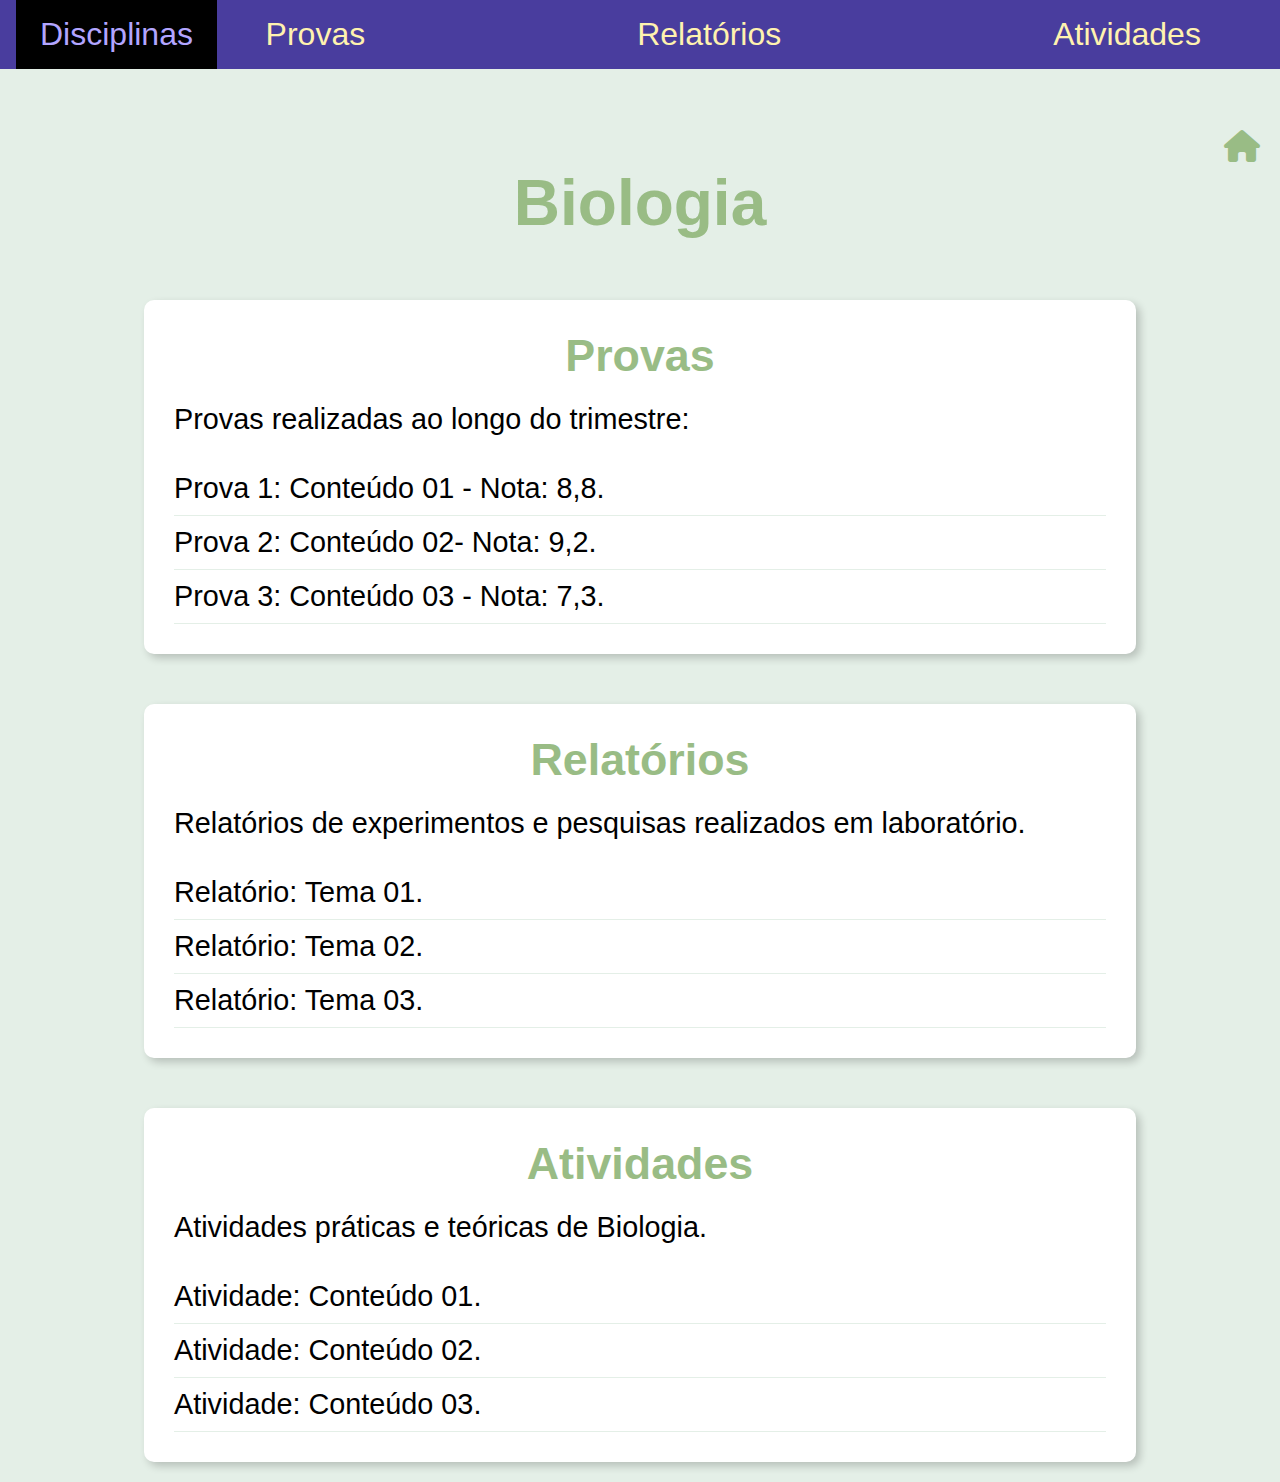
<file: biologia.html>
<!DOCTYPE html>
<html lang="pt-br">

<head>
    <meta charset="UTF-8">
    <meta http-equiv="X-UA-Compatible" content="IE=edge">
    <meta name="viewport" content="width=device-width, initial-scale=1.0">
    <title>Portfólio de Biologia</title>
    <link rel="stylesheet" href="biologia.css">
    <link rel="stylesheet" href="https://cdnjs.cloudflare.com/ajax/libs/font-awesome/6.7.2/css/all.min.css"
        integrity="sha512-Evv84Mr4kqVGRNSgIGL/F/aIDqQb7xQ2vcrdIwxfjThSH8CSR7PBEakCr51Ck+w+/U6swU2Im1vVX0SVk9ABhg=="
        crossorigin="anonymous" referrerpolicy="no-referrer" />
    <link href="https://fonts.googleapis.com/icon?family=Material+Icons" rel="stylesheet">

</head>

<body>
    <header>

        <div class="menu-disciplina">
            <input type="checkbox" id="menu-toggle">
            <label for="menu-toggle" class="botao-disciplinas">Disciplinas</label>
            <div class="lista-vertical">
                <a href="#">Matemática</a>
                <a href="#">Física</a>
                <a href="#">Química</a>
            </div>
        </div>


        <div class="links-principais">
            <ul class="lista-horizontal">
                <li><a href="#provas">Provas</a></li>
                <li><a href="#relatorios">Relatórios</a></li>
                <li><a href="#atividades">Atividades</a></li>
            </ul>
        </div>
    </header>
    <main>
        <div class="home">
            <a href="./index.html"><i class="fa-solid fa-house"></i></a>
        </div>
        <h1>Biologia</h1>
        <section class="biologia-container">
            <div id="provas" class="conteudo">
                <h2>Provas</h2>
                <p>Provas realizadas ao longo do trimestre:</p>
                <ul>
                    <li>Prova 1: Conteúdo 01 - Nota: 8,8.<span class="block"> <br>Lorem ipsum dolor sit amet, consectetur adipiscing
                            elit, sed do eiusmod tempor incididunt ut labore et dolore magna aliqua. Ut enim ad minim
                            veniam, quis nostrud exercitation ullamco laboris nisi ut aliquip ex ea commodo consequat.
                            Duis aute irure dolor in reprehenderit in voluptate velit esse cillum dolore eu fugiat nulla
                            pariatur. Excepteur sint occaecat cupidatat non proident, sunt in culpa qui officia deserunt
                            mollit anim id est laborum.</span>
                    </li>
                    <li>Prova 2: Conteúdo 02- Nota: 9,2.</li>
                    <li>Prova 3: Conteúdo 03 - Nota: 7,3.</li>
                </ul>
            </div>
            <div id="relatorios" class="conteudo">
                <h2>Relatórios</h2>
                <p>Relatórios de experimentos e pesquisas realizados em laboratório.</p>
                <ul>
                    <li>Relatório: Tema 01. <span class="opacidade"> <br>Lorem ipsum dolor sit amet, consectetur adipiscing
                        elit, sed do eiusmod tempor incididunt ut labore et dolore magna aliqua. Ut enim ad minim
                        veniam, quis nostrud exercitation ullamco laboris nisi ut aliquip ex ea commodo consequat.
                        Duis aute irure dolor in reprehenderit in voluptate velit esse cillum dolore eu fugiat nulla
                        pariatur. Excepteur sint occaecat cupidatat non proident, sunt in culpa qui officia deserunt
                        mollit anim id est laborum.</span></li>
                    <li>Relatório: Tema 02.</li>
                    <li>Relatório: Tema 03.</li>
                </ul>
            </div>
            <div id="atividades" class="conteudo">
                <h2>Atividades</h2>
                <p>Atividades práticas e teóricas de Biologia.</p>
                <ul>
                    <li>Atividade: Conteúdo 01.</li>
                    <li>Atividade: Conteúdo 02.</li>
                    <li>Atividade: Conteúdo 03.</li>
                </ul>
            </div>
        </section>
    </main>
    <footer></footer>
</body>

</html>
</file>
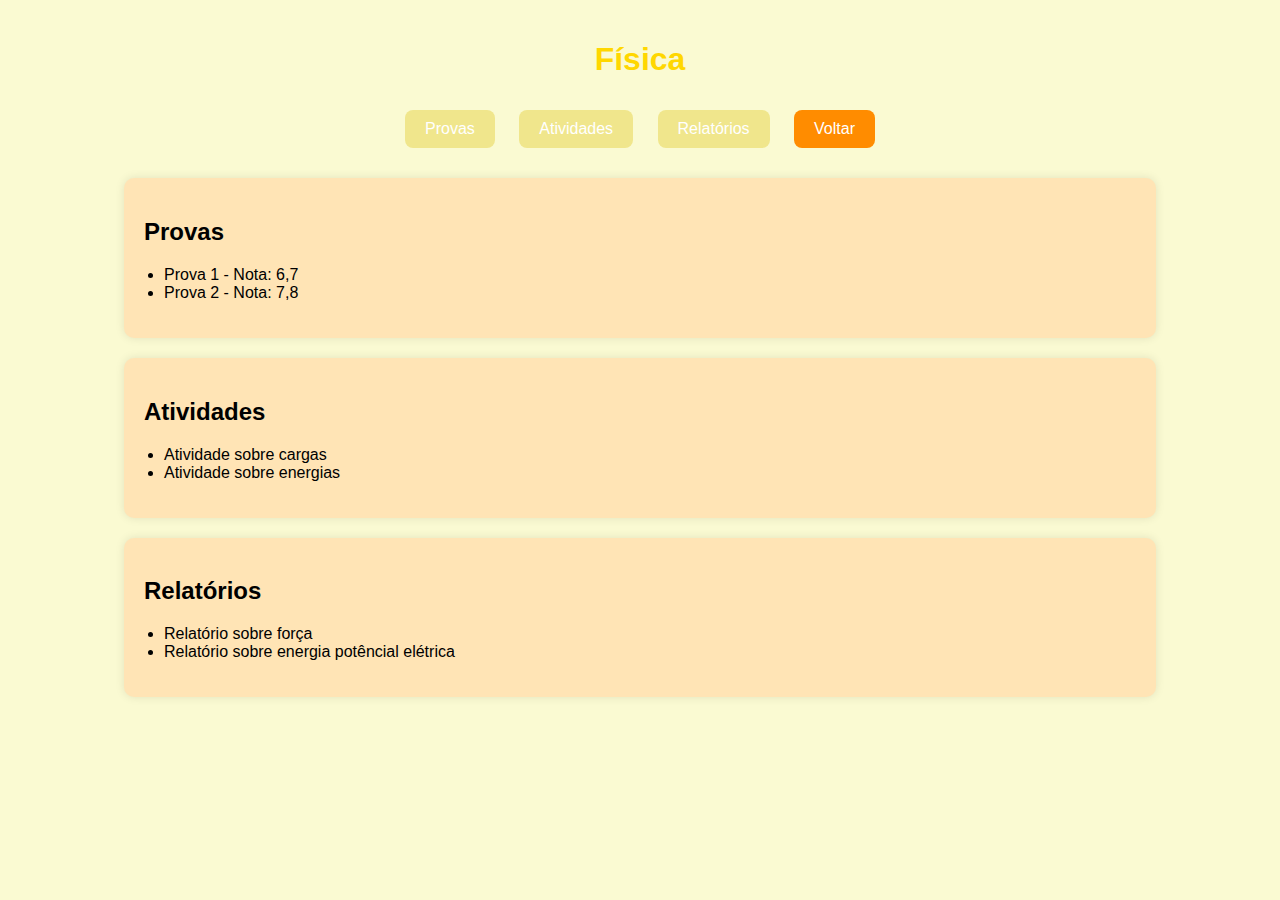
<file: fisica.html>
<!DOCTYPE html>
<html lang="pt-br">
<head>
    <meta charset="UTF-8">
    <title>Portfólio de Física</title>
    <link rel="stylesheet" href="fisica.css">
</head>
<body>
    <h1>Física</h1>

    <div class="menu">
        <a href="#provas" class="btn">Provas</a>
        <a href="#atividades" class="btn">Atividades</a>
        <a href="#relatorios" class="btn">Relatórios</a>
        <a href="index.html" class="btn back">Voltar</a>
    </div>

    <section id="provas">
        <h2>Provas</h2>
        <ul>
            <li>Prova 1 - Nota: 6,7</li>
            <li>Prova 2 - Nota: 7,8</li>
        </ul>
    </section>

    <section id="atividades">
        <h2>Atividades</h2>
        <ul>
            <li>Atividade sobre cargas</li>
            <li>Atividade sobre energias</li>
        </ul>
</section>

    <section id="relatorios">
        <h2>Relatórios</h2>
        <ul>
            <li>Relatório sobre força</li>
            <li>Relatório sobre energia potêncial elétrica</li>
        </ul>
    </section>
</body>
</html>
</file>
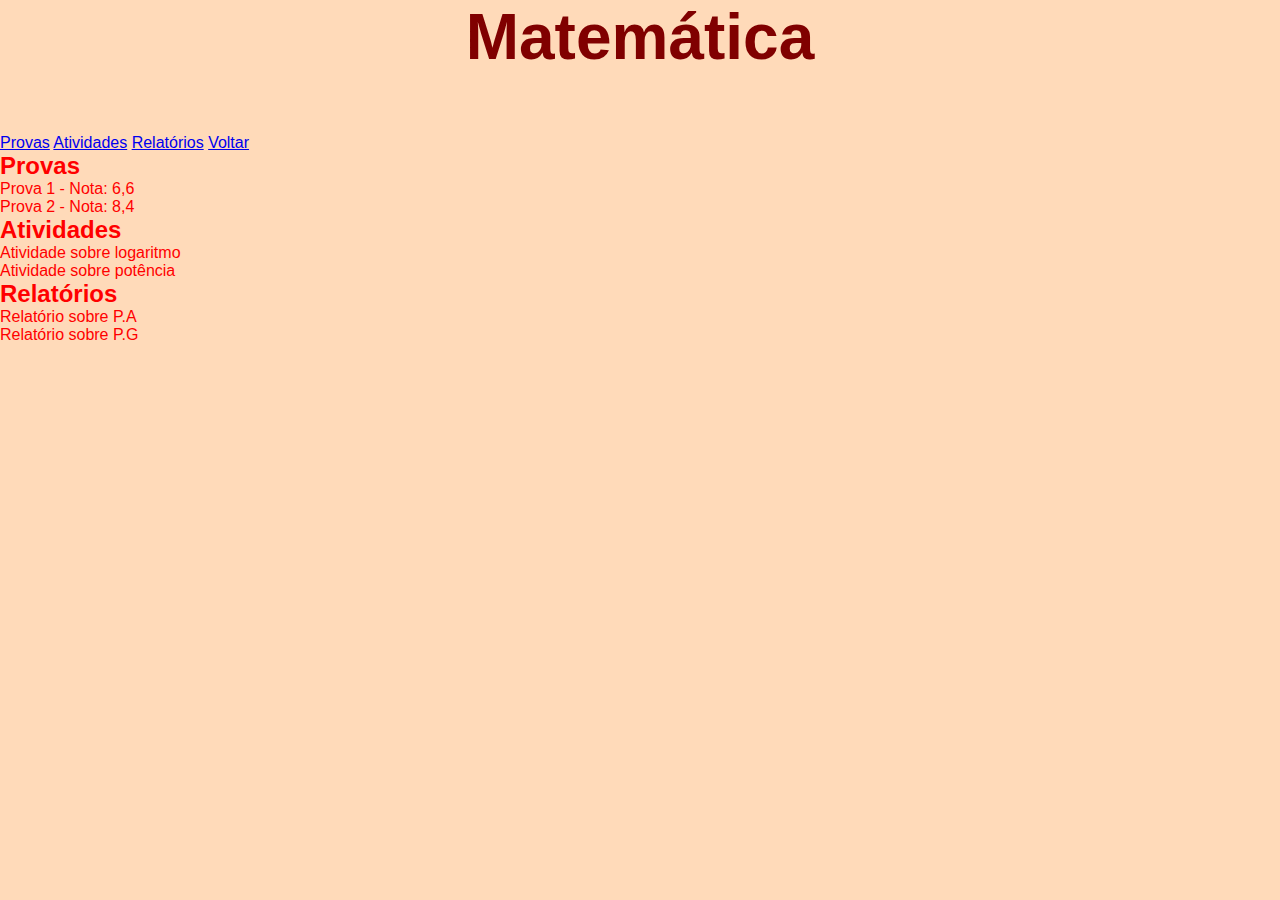
<file: matematica.html>
<!DOCTYPE html>
<html lang="pt-br">
<head>
    <meta charset="UTF-8">
    <title>Portfólio de Matemática</title>
    <link rel="stylesheet" href="matematica.css">
</head>
<body>
    <h1>Matemática</h1>

    <div class="menu">
        <a href="#provas" class="btn">Provas</a>
        <a href="#atividades" class="btn">Atividades</a>
        <a href="#relatorios" class="btn">Relatórios</a>
        <a href="index.html" class="btn back">Voltar</a>
    </div>

    <section id="provas">
        <h2>Provas</h2>
        <ul>
            <li>Prova 1 - Nota: 6,6</li>
            <li>Prova 2 - Nota: 8,4</li>
        </ul>
    </section>

    <section id="atividades">
        <h2>Atividades</h2>
        <ul>
            <li>Atividade sobre logaritmo</li>
            <li>Atividade sobre potência</li>
        </ul>
</section>

    <section id="relatorios">
        <h2>Relatórios</h2>
        <ul>
            <li>Relatório sobre P.A</li>
            <li>Relatório sobre P.G</li>
        </ul>
    </section>
</body>
</html>
</file>
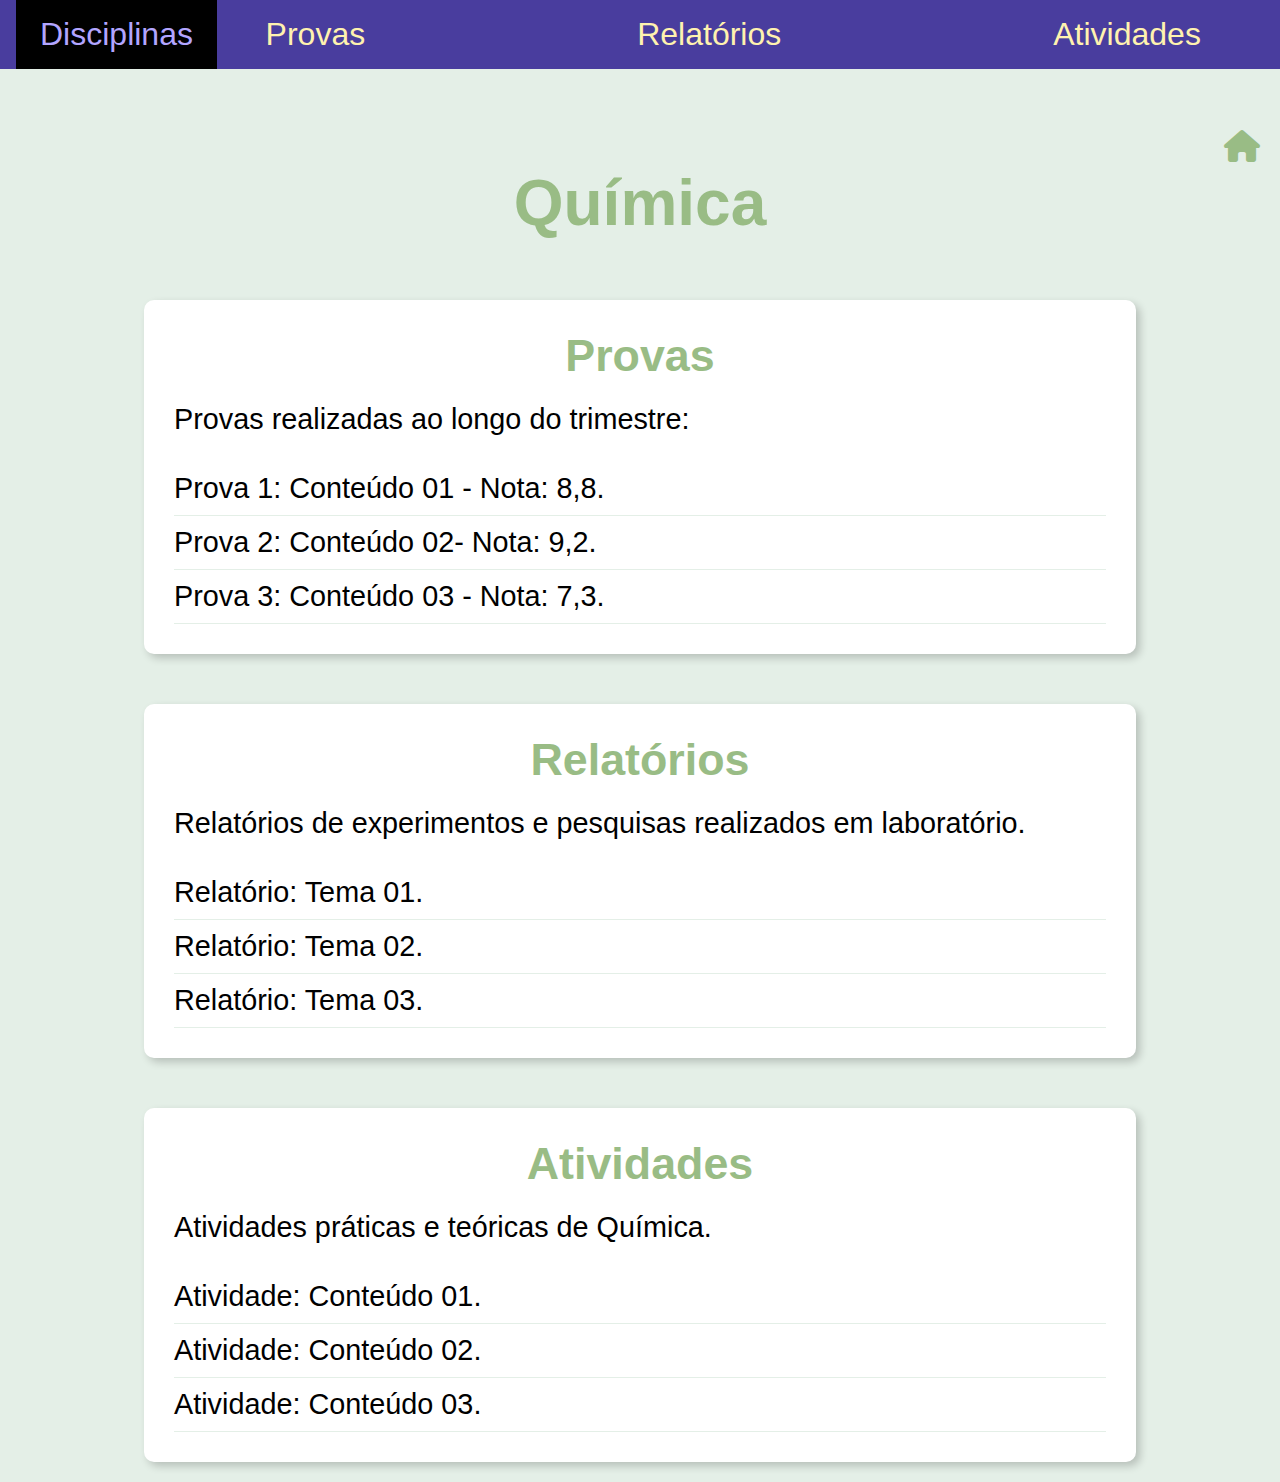
<file: quimica.html>
<!DOCTYPE html>
<html lang="pt-br">

<head>
    <meta charset="UTF-8">
    <meta http-equiv="X-UA-Compatible" content="IE=edge">
    <meta name="viewport" content="width=device-width, initial-scale=1.0">
    <title>Portfólio de Química</title>
    <link rel="stylesheet" href="quimica.css">
    <link rel="stylesheet" href="https://cdnjs.cloudflare.com/ajax/libs/font-awesome/6.7.2/css/all.min.css"
        integrity="sha512-Evv84Mr4kqVGRNSgIGL/F/aIDqQb7xQ2vcrdIwxfjThSH8CSR7PBEakCr51Ck+w+/U6swU2Im1vVX0SVk9ABhg=="
        crossorigin="anonymous" referrerpolicy="no-referrer" />
    <link href="https://fonts.googleapis.com/icon?family=Material+Icons" rel="stylesheet">

</head>

<body>
    <header>

        <div class="menu-disciplina">
            <input type="checkbox" id="menu-toggle">
            <label for="menu-toggle" class="botao-disciplinas">Disciplinas</label>
            <div class="lista-vertical">
                <a href="#">Matemática</a>
                <a href="#">Física</a>
                <a href="biologia.html">Biologia</a>
            </div>
        </div>


        <div class="links-principais">
            <ul class="lista-horizontal">
                <li><a href="#provas">Provas</a></li>
                <li><a href="#relatorios">Relatórios</a></li>
                <li><a href="#atividades">Atividades</a></li>
            </ul>
        </div>
    </header>
    <main>
        <div class="home">
            <a href="./index.html"><i class="fa-solid fa-house"></i></a>
        </div>
        <h1>Química</h1>
        <section class="quimica-container">
            <div id="provas" class="conteudo">
                <h2>Provas</h2>
                <p>Provas realizadas ao longo do trimestre:</p>
                <ul>
                    <li>Prova 1: Conteúdo 01 - Nota: 8,8.<span class="block"> <br>Lorem ipsum dolor sit amet, consectetur adipiscing
                            elit, sed do eiusmod tempor incididunt ut labore et dolore magna aliqua. Ut enim ad minim
                            veniam, quis nostrud exercitation ullamco laboris nisi ut aliquip ex ea commodo consequat.
                            Duis aute irure dolor in reprehenderit in voluptate velit esse cillum dolore eu fugiat nulla
                            pariatur. Excepteur sint occaecat cupidatat non proident, sunt in culpa qui officia deserunt
                            mollit anim id est laborum.</span>
                    </li>
                    <li>Prova 2: Conteúdo 02- Nota: 9,2.</li>
                    <li>Prova 3: Conteúdo 03 - Nota: 7,3.</li>
                </ul>
            </div>
            <div id="relatorios" class="conteudo">
                <h2>Relatórios</h2>
                <p>Relatórios de experimentos e pesquisas realizados em laboratório.</p>
                <ul>
                    <li>Relatório: Tema 01. <span class="opacidade"> <br>Lorem ipsum dolor sit amet, consectetur adipiscing
                        elit, sed do eiusmod tempor incididunt ut labore et dolore magna aliqua. Ut enim ad minim
                        veniam, quis nostrud exercitation ullamco laboris nisi ut aliquip ex ea commodo consequat.
                        Duis aute irure dolor in reprehenderit in voluptate velit esse cillum dolore eu fugiat nulla
                        pariatur. Excepteur sint occaecat cupidatat non proident, sunt in culpa qui officia deserunt
                        mollit anim id est laborum.</span></li>
                    <li>Relatório: Tema 02.</li>
                    <li>Relatório: Tema 03.</li>
                </ul>
            </div>
            <div id="atividades" class="conteudo">
                <h2>Atividades</h2>
                <p>Atividades práticas e teóricas de Química.</p>
                <ul>
                    <li>Atividade: Conteúdo 01.</li>
                    <li>Atividade: Conteúdo 02.</li>
                    <li>Atividade: Conteúdo 03.</li>
                </ul>
            </div>
        </section>
    </main>
    <footer></footer>
</body>

</html>
</file>
<file: biologia.css>
* {
    margin: 0;
    padding: 0;
    box-sizing: border-box;
}

:root {
    --preto: #000000;
    --marinho: #493D9E;
    --amarelo-claro: #FFF2AF;
    --roxo-claro: #B2A5FF;
    --verde: #99BC85;
    --azul-claro: #E4EFE7;
    --branco: #FFFFFF;
    --marron-claro: #FAF1E6;
}

body {
    height: 100vh;
    box-sizing: border-box;
    background-color: var(--azul-claro);
    color: var(--amarelo-claro);
    font-size: 16px;
    font-family: Arial, Helvetica, sans-serif;
}

header {
    display: flex;
    width: 100%;
    background-color: var(--marinho);
    padding: 1rem;
    position: relative;
    justify-content: center;
}


.menu-disciplina {
    width: 20%;
    display: inline-block;
}

.botao-disciplinas {
    cursor: pointer;
    font-size: 2rem;
    background: none;
    background-color: var(--preto);
    border: none;
    padding: 1.05rem 1.5rem;
    color: var(--roxo-claro);
}

#menu-toggle {
    display: none;
}

.lista-vertical {
    display: none;
    position: absolute;
    background-color: var(--roxo-claro);
    box-shadow: 0 2px 5px var(--marinho);
    min-width: 190px;
    z-index: 1;
    left: 1rem;
    top: 100%;
}

.lista-vertical a {
    color: var(--preto);
    padding: 0.75rem 1rem;
    text-decoration: none;
    font-size: 2rem;
    display: block;
    text-align: center;
}

.lista-vertical a:hover {
    background-color: var(--amarelo-claro);
}

#menu-toggle:checked~.lista-vertical {
    display: block;
}

#menu-toggle:checked+.botao-disciplinas {
    background-color: var(--amarelo-claro);
}

.links-principais {
    width: 80%;
    display: flex;
    justify-content: space-between;
    align-items: center;
}


.lista-horizontal {
    list-style: none;
    display: flex;
    font-size: 2rem;
    gap: 17rem;
}


.lista-horizontal a {
    text-decoration: none;
    color: var(--amarelo-claro);
}

.lista-horizontal a:hover {
    color: var(--preto);
}

main {
    margin: 40px auto;
    padding: 20px;
}

h1 {
    text-align: center;
    color: var(--verde);
    margin-bottom: 60px;
    font-size: 4rem;
}

.biologia-container {
    display: flex;
    flex-direction: column;
    justify-content: space-between;
    align-items: center;
    gap: 50px;
    flex-wrap: wrap;
}

.conteudo {
    background-color: var(--branco);
    border-radius: 10px;
    padding: 30px;
    width: 80%;
    min-width: 280px;
    box-shadow: 4px 4px 8px rgba(0, 0, 0, 0.2);
    transition: transform 0.3s ease, box-shadow 0.3s ease;
}

.conteudo:hover {
    transform: translateY(-10px) scale(1.05);
    box-shadow: 0 0 0 25px rgba(0, 0, 0, 0.2);
}

.conteudo h2 {
    display: flex;
    justify-content: center;
    color: var(--verde);
    margin-bottom: 15px;
    font-size: 2.8rem;
}

.conteudo p {
    line-height: 1.6;
    color: var(--preto);
    margin-bottom: 20px;
    font-size: 1.8rem;
}

.conteudo ul {
    list-style-type: none;
    font-size: 1.8rem;
}

.conteudo ul li {
    padding: 10px 0;
    border-bottom: 1px solid var(--azul-claro);
    transition: transform 0.5s ease;
    color: var(--preto);
}

.conteudo ul li:hover {
    transform: translateX(10px);
    color: var(--verde);
}

.home {
    display: flex;
    justify-content: flex-end;
}

.home a {
    font-size: 2rem;
    color: var(--verde);
}

.conteudo ul li .block {
    display: none;
}

.conteudo ul li:hover .block {
    display: block;
    text-align: justify;
    color: var(--marinho);
    margin-bottom: 5px;
}

.opacidade {
    display: block;
    opacity: 0;
    max-height: 0;
    overflow: hidden;
    transition: opacity 1.5s ease, max-height 1.5s ease;
    color: var(--marinho);
    text-align: justify;
    margin: 0;
    padding: 0;
}

.conteudo ul li:hover .opacidade {
    opacity: 1;
    max-height: 320px;
    text-align: justify;
    color: var(--marinho);
    margin-bottom: 5px;
}
</file>
<file: fisica.css>
body {
  font-family: Verdana, Geneva, Tahoma, sans-serif;
    background-color: #FAFAD2;
    margin: 0;
    padding: 20px;
    text-align: center;
}

h1 {
    color: #FFD700;
}

.menu {
    margin: 20px 0;
}

.btn {
    display: inline-block;
    padding: 10px 20px;
    margin: 10px;
    background-color: #F0E68C	;
    color: white;
    text-decoration: none;
    border-radius: 8px;
    transition: background-color 0.3s ease;
}

.btn:hover {
    background-color: #FFFF00	;
}

.btn.back {
    background-color: #FF8C00;
}

section {
    background-color: #FFE4B5;
    margin: 20px auto;
    padding: 20px;
    width: 80%;
    border-radius: 10px;
    box-shadow: 0 0 10px rgba(0,0,0,0.1);
    text-align: left;
}

ul {
    list-style: disc;
    padding-left: 20px;
    text-align: left;
}
</file>
<file: matematica.css>
* {
    margin: 0;
    padding: 0;
    box-sizing: border-box;
}

:root {
    --preto: #000000;
    --marinho: #8B0000;
    --amarelo-claro: #FF0000;
    --roxo-claro: #FFA07A;
    --verde: #800000;
    --azul-claro: #FFDAB9;
    --branco: #FFFFFF;
    --marron-claro: #E0FFFF;
}

body {
    height: 100vh;
    box-sizing: border-box;
    background-color: var(--azul-claro);
    color: var(--amarelo-claro);
    font-size: 16px;
    font-family: Arial, Helvetica, sans-serif;
}

header {
    display: flex;
    width: 100%;
    background-color: var(--marinho);
    padding: 1rem;
    position: relative;
    justify-content: center;
}


.menu-disciplina {
    width: 20%;
    display: inline-block;
}

.botao-disciplinas {
    cursor: pointer;
    font-size: 2rem;
    background: none;
    background-color: var(--preto);
    border: none;
    padding: 1.05rem 1.5rem;
    color: var(--roxo-claro);
}

#menu-toggle {
    display: none;
}

.lista-vertical {
    display: none;
    position: absolute;
    background-color: var(--roxo-claro);
    box-shadow: 0 2px 5px var(--marinho);
    min-width: 190px;
    z-index: 1;
    left: 1rem;
    top: 100%;
}

.lista-vertical a {
    color: var(--preto);
    padding: 0.75rem 1rem;
    text-decoration: none;
    font-size: 2rem;
    display: block;
    text-align: center;
}

.lista-vertical a:hover {
    background-color: var(--amarelo-claro);
}

#menu-toggle:checked~.lista-vertical {
    display: block;
}

#menu-toggle:checked+.botao-disciplinas {
    background-color: var(--amarelo-claro);
}

.links-principais {
    width: 80%;
    display: flex;
    justify-content: space-between;
    align-items: center;
}


.lista-horizontal {
    list-style: none;
    display: flex;
    font-size: 2rem;
    gap: 17rem;
}


.lista-horizontal a {
    text-decoration: none;
    color: var(--amarelo-claro);
}

.lista-horizontal a:hover {
    color: var(--preto);
}

main {
    margin: 40px auto;
    padding: 20px;
}

h1 {
    text-align: center;
    color: var(--verde);
    margin-bottom: 60px;
    font-size: 4rem;
}

.matematica-container {
    display: flex;
    flex-direction: column;
    justify-content: space-between;
    align-items: center;
    gap: 50px;
    flex-wrap: wrap;
}

.conteudo {
    background-color: var(--branco);
    border-radius: 10px;
    padding: 30px;
    width: 80%;
    min-width: 280px;
    box-shadow: 4px 4px 8px rgba(0, 0, 0, 0.2);
    transition: transform 0.3s ease, box-shadow 0.3s ease;
}

.conteudo:hover {
    transform: translateY(-10px) scale(1.05);
    box-shadow: 0 0 0 25px rgba(0, 0, 0, 0.2);
}

.conteudo h2 {
    display: flex;
    justify-content: center;
    color: var(--verde);
    margin-bottom: 15px;
    font-size: 2.8rem;
}

.conteudo p {
    line-height: 1.6;
    color: var(--preto);
    margin-bottom: 20px;
    font-size: 1.8rem;
}

.conteudo ul {
    list-style-type: none;
    font-size: 1.8rem;
}

.conteudo ul li {
    padding: 10px 0;
    border-bottom: 1px solid var(--azul-claro);
    transition: transform 0.5s ease;
    color: var(--preto);
}

.conteudo ul li:hover {
    transform: translateX(10px);
    color: var(--verde);
}

.home {
    display: flex;
    justify-content: flex-end;
}

.home a {
    font-size: 2rem;
    color: var(--verde);
}

.conteudo ul li .block {
    display: none;
}

.conteudo ul li:hover .block {
    display: block;
    text-align: justify;
    color: var(--marinho);
    margin-bottom: 5px;
}

.opacidade {
    display: block;
    opacity: 0;
    max-height: 0;
    overflow: hidden;
    transition: opacity 1.5s ease, max-height 1.5s ease;
    color: var(--marinho);
    text-align: justify;
    margin: 0;
    padding: 0;
}

.conteudo ul li:hover .opacidade {
    opacity: 1;
    max-height: 320px;
    text-align: justify;
    color: var(--marinho);
    margin-bottom: 5px;
}
</file>
<file: quimica.css>
* {
    margin: 0;
    padding: 0;
    box-sizing: border-box;
}

:root {
    --preto: #000000;
    --marinho: #493D9E;
    --amarelo-claro: #FFF2AF;
    --roxo-claro: #B2A5FF;
    --verde: #99BC85;
    --azul-claro: #E4EFE7;
    --branco: #FFFFFF;
    --marron-claro: #FAF1E6;
}

body {
    height: 100vh;
    box-sizing: border-box;
    background-color: var(--azul-claro);
    color: var(--amarelo-claro);
    font-size: 16px;
    font-family: Arial, Helvetica, sans-serif;
}

header {
    display: flex;
    width: 100%;
    background-color: var(--marinho);
    padding: 1rem;
    position: relative;
    justify-content: center;
}


.menu-disciplina {
    width: 20%;
    display: inline-block;
}

.botao-disciplinas {
    cursor: pointer;
    font-size: 2rem;
    background: none;
    background-color: var(--preto);
    border: none;
    padding: 1.05rem 1.5rem;
    color: var(--roxo-claro);
}

#menu-toggle {
    display: none;
}

.lista-vertical {
    display: none;
    position: absolute;
    background-color: var(--roxo-claro);
    box-shadow: 0 2px 5px var(--marinho);
    min-width: 190px;
    z-index: 1;
    left: 1rem;
    top: 100%;
}

.lista-vertical a {
    color: var(--preto);
    padding: 0.75rem 1rem;
    text-decoration: none;
    font-size: 2rem;
    display: block;
    text-align: center;
}

.lista-vertical a:hover {
    background-color: var(--amarelo-claro);
}

#menu-toggle:checked~.lista-vertical {
    display: block;
}

#menu-toggle:checked+.botao-disciplinas {
    background-color: var(--amarelo-claro);
}

.links-principais {
    width: 80%;
    display: flex;
    justify-content: space-between;
    align-items: center;
}


.lista-horizontal {
    list-style: none;
    display: flex;
    font-size: 2rem;
    gap: 17rem;
}


.lista-horizontal a {
    text-decoration: none;
    color: var(--amarelo-claro);
}

.lista-horizontal a:hover {
    color: var(--preto);
}

main {
    margin: 40px auto;
    padding: 20px;
}

h1 {
    text-align: center;
    color: var(--verde);
    margin-bottom: 60px;
    font-size: 4rem;
}

.quimica-container {
    display: flex;
    flex-direction: column;
    justify-content: space-between;
    align-items: center;
    gap: 50px;
    flex-wrap: wrap;
}

.conteudo {
    background-color: var(--branco);
    border-radius: 10px;
    padding: 30px;
    width: 80%;
    min-width: 280px;
    box-shadow: 4px 4px 8px rgba(0, 0, 0, 0.2);
    transition: transform 0.3s ease, box-shadow 0.3s ease;
}

.conteudo:hover {
    transform: translateY(-10px) scale(1.05);
    box-shadow: 0 0 0 25px rgba(0, 0, 0, 0.2);
}

.conteudo h2 {
    display: flex;
    justify-content: center;
    color: var(--verde);
    margin-bottom: 15px;
    font-size: 2.8rem;
}

.conteudo p {
    line-height: 1.6;
    color: var(--preto);
    margin-bottom: 20px;
    font-size: 1.8rem;
}

.conteudo ul {
    list-style-type: none;
    font-size: 1.8rem;
}

.conteudo ul li {
    padding: 10px 0;
    border-bottom: 1px solid var(--azul-claro);
    transition: transform 0.5s ease;
    color: var(--preto);
}

.conteudo ul li:hover {
    transform: translateX(10px);
    color: var(--verde);
}

.home {
    display: flex;
    justify-content: flex-end;
}

.home a {
    font-size: 2rem;
    color: var(--verde);
}

.conteudo ul li .block {
    display: none;
}

.conteudo ul li:hover .block {
    display: block;
    text-align: justify;
    color: var(--marinho);
    margin-bottom: 5px;
}

.opacidade {
    display: block;
    opacity: 0;
    max-height: 0;
    overflow: hidden;
    transition: opacity 1.5s ease, max-height 1.5s ease;
    color: var(--marinho);
    text-align: justify;
    margin: 0;
    padding: 0;
}

.conteudo ul li:hover .opacidade {
    opacity: 1;
    max-height: 320px;
    text-align: justify;
    color: var(--marinho);
    margin-bottom: 5px;
}
</file>
